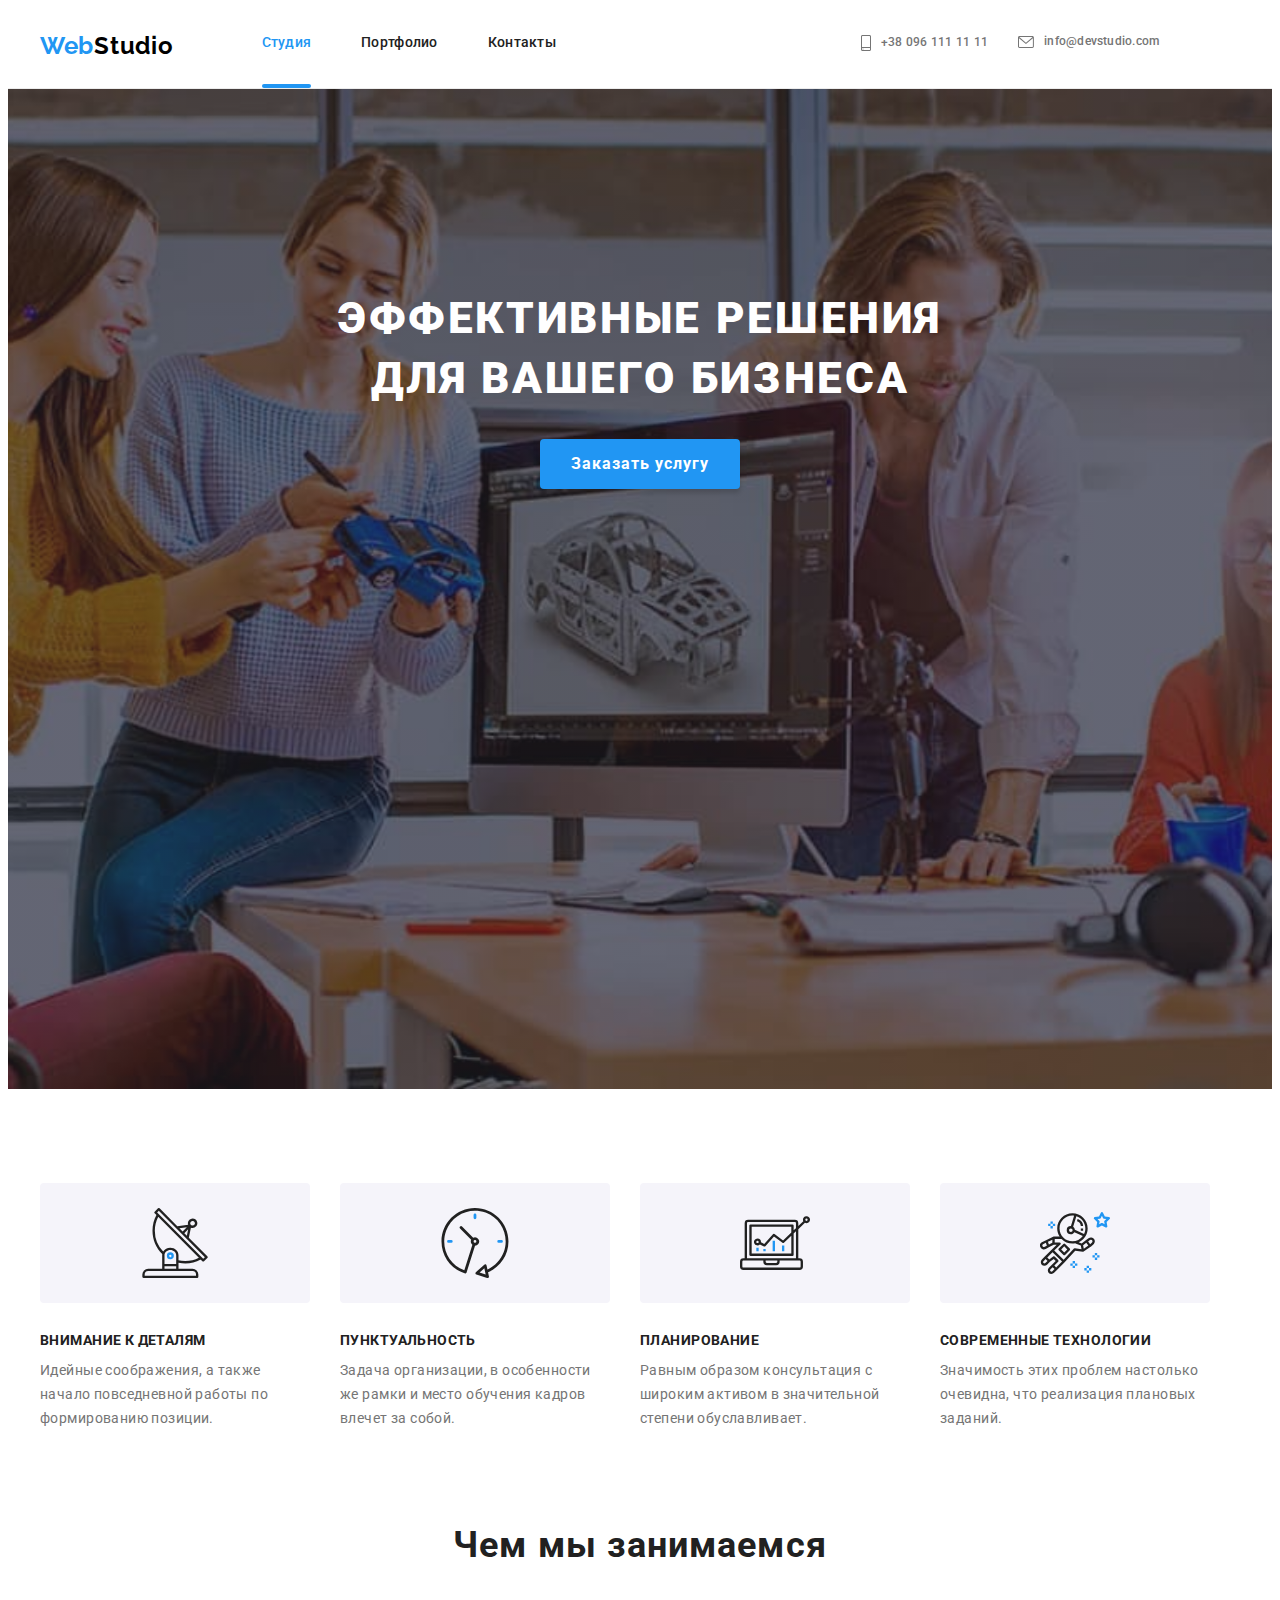
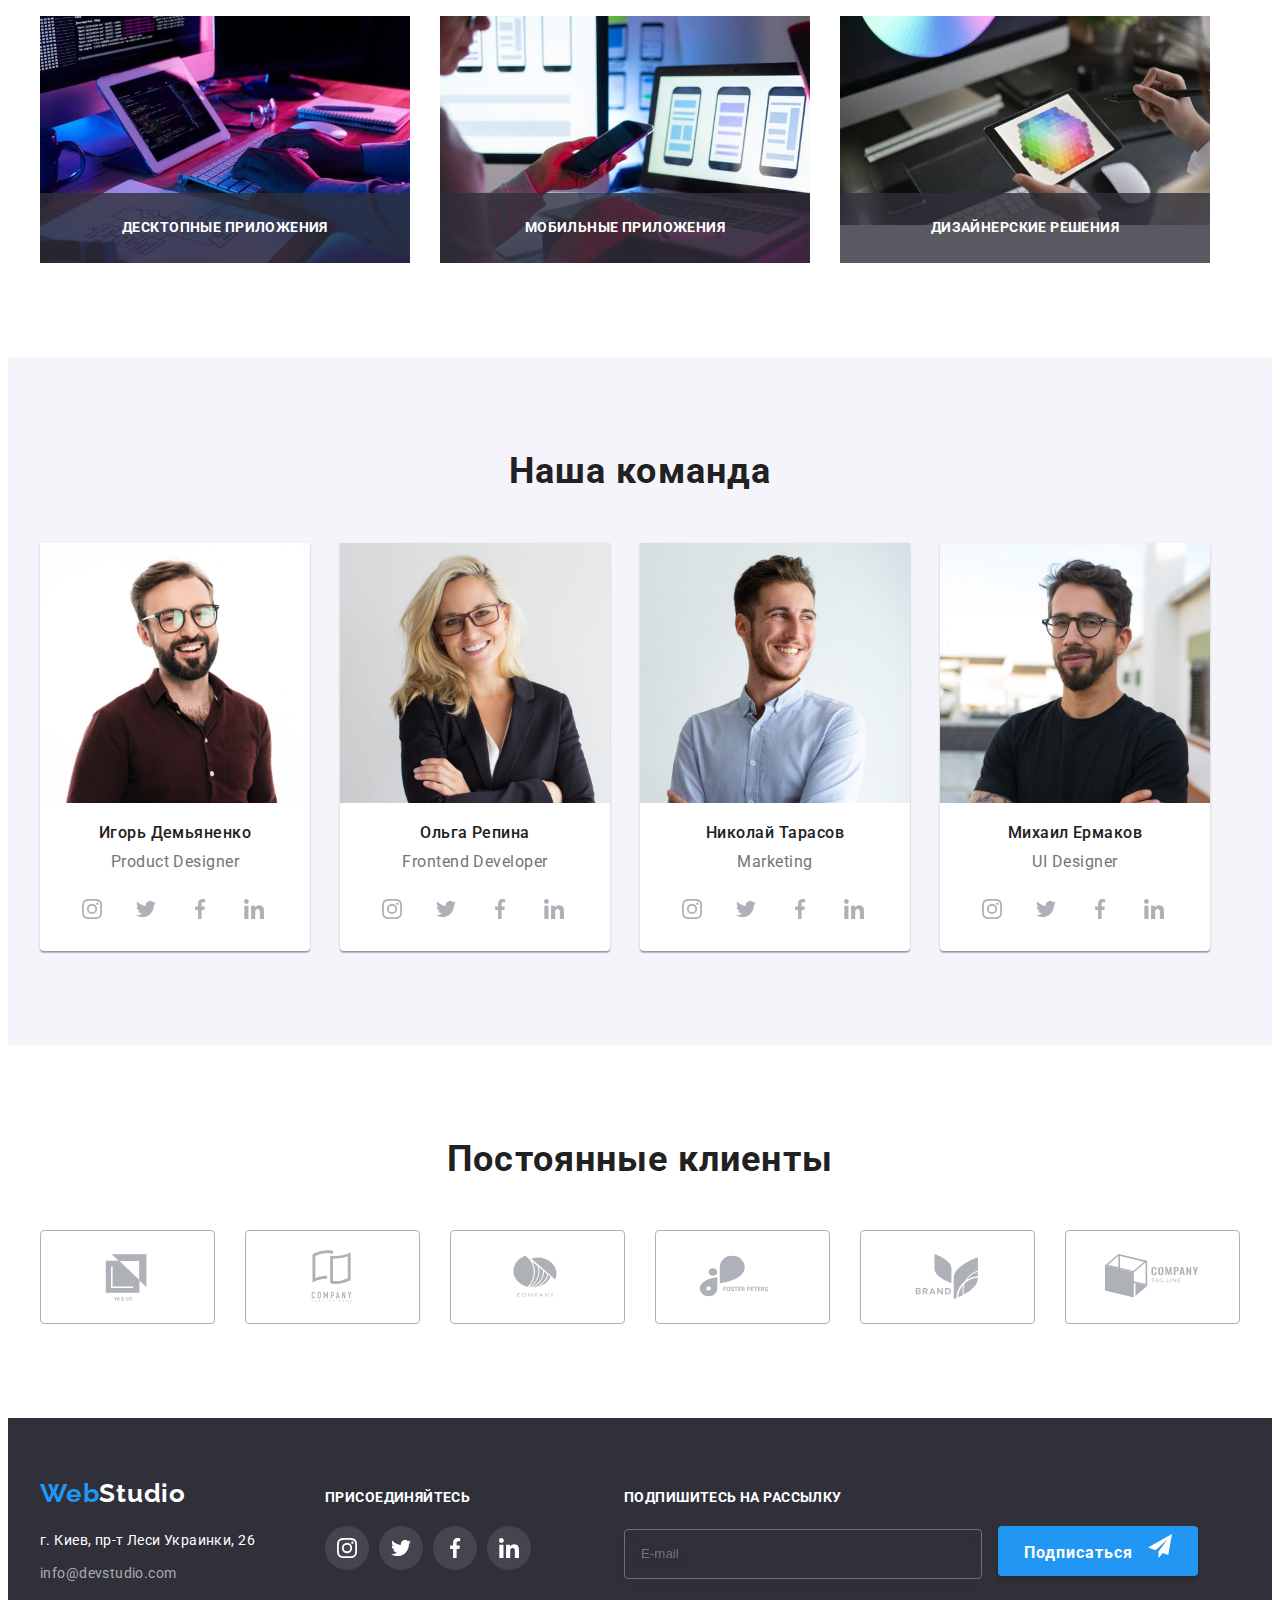
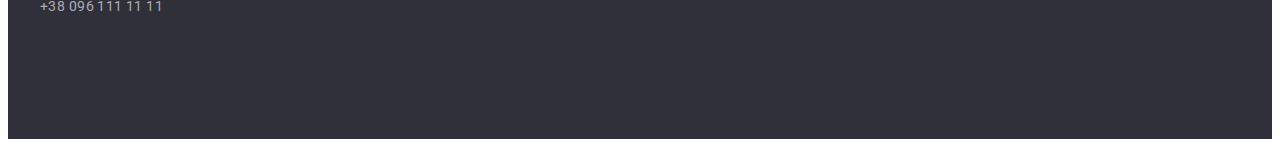
<file: index.html>
<!DOCTYPE html>
<html lang="ru">

<head>
    <meta charset="UTF-8">
    <meta http-equiv="X-UA-Compatible" content="IE=edge">
    <meta name="viewport" content="width=device-width, initial-scale=1.0">
    <title>WebStudio</title>
    <link rel="stylesheet" href="https://cdnjs.cloudflare.com/ajax/libs/modern-normalize/1.1.0/modern-normalize.min.css"
        integrity="sha512-wpPYUAdjBVSE4KJnH1VR1HeZfpl1ub8YT/NKx4PuQ5NmX2tKuGu6U/JRp5y+Y8XG2tV+wKQpNHVUX03MfMFn9Q=="
        crossorigin="anonymous" referrerpolicy="no-referrer" />
    <link rel="preconnect" href="https://fonts.gstatic.com">
    <link rel="preconnect" href="https://fonts.googleapis.com">
    <link rel="preconnect" href="https://fonts.gstatic.com" crossorigin>
    <link href="https://fonts.googleapis.com/css2?family=Raleway:wght@700&family=Roboto:wght@400;500;700;900&display=swap"
        rel="stylesheet">
    <link rel="stylesheet" href="./css/main.min.css">
</head>

<body>

    <!--Шапка сайта-->
    
    <header class="header">
        <div class="container header__container">
        <nav class="header-nav" >
            <a class="header-nav__logo head-nav__link" href="./index.html">Web<span class="header-nav__logo--dark">Studio</span></a>
            <ul class="head-nav list">
                <li class="head-nav__item">
                    <a class="head-nav__link current " href="./index.html">Студия</a>
                </li>
                <li class="head-nav__item">
                    <a class="head-nav__link" href="./portfolio.html">Портфолио</a>
                </li>
                <li class="head-nav__item">
                    <a class="head-nav__link" href="#">Контакты</a>
                </li>
            </ul>
        </nav>
        <ul class="header-contacts list">
            <li class="nav__item">
                <a class="head-nav__link tel icon-header" href="tel:+380961111111">
                    <svg class="icon-smartphone">
                        <use href="./images/symbol-defs.svg#icon-smartphone"></use>
                    </svg>
                    +38 096 111 11 11</a>
            </li>
            <li class="nav__item">
                <a class="head-nav__link icon-header" href="mailto:info@devstudio.com">
                    <svg class="icon-envelope">
                        <use href="./images/symbol-defs.svg#icon-envelope"></use>
                    </svg>
                    info@devstudio.com</a>
            </li>
            
        </ul>
        <button type="button" class="menu-open-btn" data-menu-open>
            <svg class="icon-mob-btn-open">
                <use href="./images/symbol-defs.svg#icon-mob-menu-open"></use>
            </svg>
        </button>
        </div>
       
        <div class="mob-menu is-hidden" data-menu>
            <div class="container">
                <div class="mob-container-top">
            <button type="button" class="mob-btn-modal" data-menu-close >
                <svg class="menu-close-btn">
                    <use href="./images/symbol-defs.svg#icon-close"></use>
                </svg>
            </button>
            
            <ul class="mob-menu-list list">
                <li class="mob-menu-list__item">
                    <a class="mob-menu-list__link current " href="./index.html">Студия</a>
                </li>
                <li class="mob-menu-list__item">
                    <a class="mob-menu-list__link" href="./portfolio.html">Портфолио</a>
                </li>
                <li class="mob-menu-list__item">
                    <a class="mob-menu-list__link" href="#">Контакты</a>
                </li>
            </ul>
            </div>
            <div class="mob-container-bottom">
            <ul class="mob-header-contacts list">
                <li class="mob-nav__item">
                    <a class="mob-nav__link tel" href="tel:+380961111111">
                        +38 096 111 11 11</a>
                </li>
                <li class="mob-nav__item">
                    <a class="mob-nav__link" href="mailto:info@devstudio.com">
                        info@devstudio.com</a>
                </li>
            
            </ul>
            

            </div>
            <ul class="list header-social">
                <li class="header-social__item">
                    <a class="head-nav__link" href="#">Instagram</a>
                </li>
                <li class="header-social__item">
                    <a class="head-nav__link" href="#">Twitter</a>
                </li>
                <li class="header-social__item">
                    <a class="head-nav__link" href="#">Facebook</a>
                </li>
                <li class="header-social__item">
                    <a class="head-nav__link" href="#">LinkedIn</a>
                </li>
            </ul>
            </div>
        </div>
    </header>
    
    <main>

        <!-- Герой -->

        <section class="hero overlay section">
            <div class="container">
            <h1 class="hero-title hero-container-title">Эффективные решения для вашего бизнеса</h1>
            <button class="hero-btn hero-container-btn" data-modal-open type="button">Заказать услугу</button>
                
            <div class="backdrop is-hidden" data-modal>
                <div class="modal">
                    <form class="modal-form" autocomplete="off">
                        <label class="modal-form-title">Оставьте свои данные, мы вам перезвоним</label>
                        <label class="modal-form-field">
                            <span class="modal-form-label">Имя</span>
                            <input class="modal-form-input" 
                            name="name" 
                            type="text"  
                            placeholder=" ">
                        <svg class="form-icon">
                            <use href="./images/symbol-defs.svg#icon-person"></use>
                        </svg>
                        </label>
                        
                        <label class="modal-form-field">
                            <span class="modal-form-label">Телефон</span>
                            <input class="modal-form-input" 
                            name="telephone" 
                            type="tel" 
                            placeholder=" ">
                            <svg class="form-icon">
                                <use href="./images/symbol-defs.svg#icon-phone"></use>
                            </svg>
                        </label>
                    
                        <label class="modal-form-field">
                            <span class="modal-form-label">Почта</span>
                            <input class="modal-form-input" 
                            name="email" 
                            type="email" 
                            placeholder=" ">  
                            <svg class="form-icon">
                                <use href="./images/symbol-defs.svg#icon-email"></use>
                            </svg>
                        </label>

                        <label for="comment"
                        class="modal-form-label"
                        >Комментарий</label>
                        <textarea
                        class="modal-form-textarea"
                        name="comment"
                        id="comment"
                        placeholder="Введите текст"
                        rows="8"></textarea>

                    
                        <label for="policy"
                            class="modal-form-policy">
                            <input type="checkbox" 
                            class="checkbox"
                            name="policy" 
                            id="policy"/>
                            <span class="icon-checkbox"></span>
                            Соглашаюсь с рассылкой и принимаю <a class="link-policy" href="#">Условия договора</a>
                        </label>

                    <button class="hero-btn" type="submit">Отправить</button>
                    </form>


                    <button class="btn-modal" data-modal-close>
                        <svg class="icon-close">
                        <use href="./images/symbol-defs.svg#icon-close"></use>
                    </svg>
                </button>
                </div>
            </div>
        
        
            </div>
        </section>

        <!-- Наши преимущества -->

        <section class="features section">
            <div class="container">
                <h2 class="features-title-head visually-hidden">Наши преимущества</h2>
            <ul class="list list-container">
                <li class="features-item">
                    <div class="icon-container-features">
                    <svg class="icon-antenna">
                        <use href="./images/symbol-defs.svg#icon-antenna"></use>
                    </svg>
                    </div>
                    <h3 class="features-title features-title-container">Внимание к деталям</h3>
                    <p class="features-text">Идейные соображения, а также начало повседневной работы по формированию позиции.</p>
                </li>
                <li class="features-item">
                    <div class="icon-container-features">
                        <svg class="icon-antenna">
                            <use href="./images/symbol-defs.svg#icon-clock"></use>
                        </svg>
                    </div>
                    <h3 class="features-title features-title-container">Пунктуальность</h3>
                    <p class="features-text">Задача организации, в особенности же рамки и место обучения кадров влечет за собой.</p>
                </li>
                <li class="features-item">
                    <div class="icon-container-features">
                        <svg class="icon-antenna">
                            <use href="./images/symbol-defs.svg#icon-diagram"></use>
                        </svg>
                    </div>
                    <h3 class="features-title features-title-container">Планирование</h3>
                    <p class="features-text">Равным образом консультация с широким активом в значительной степени обуславливает.</p>
                </li>
                <li class="features-item">
                    <div class="icon-container-features">
                        <svg class="icon-antenna">
                            <use href="./images/symbol-defs.svg#icon-astronaut"></use>
                        </svg>
                    </div>
                    <h3 class="features-title features-title-container">Современные технологии</h3>
                    <p class="features-text">Значимость этих проблем настолько очевидна, что реализация плановых заданий.</p>
                </li>
            </ul>
            </div>
        </section>

        <!--Примеры работ-->

        <section class="our-work section">
            <div class="container">
            <h2 class="our-work-title">Чем мы занимаемся</h2>
            <ul class="list list-container">
                <li class="our-work-list">
                    <img src="./images/desktop-applications.jpg" alt="Десктопные приложения" width="370" height="294">
                    <div class="label-our-work">
                        <p class="label">Десктопные приложения</p>
                    </div>
                </li>
                <li class="our-work-list">
                    <img src="./images/mobile-application.jpg" alt="Мобильные приложения" width="370" height="294">
                     <div class="label-our-work">
                    <p class="label">Мобильные приложения</p>
                    </div>
                </li>
                <li class="our-work-list">
                    <img src="./images/design-solutions.jpg" alt="Дизайнерские решения" width="370" height="294">
                    <div class="label-our-work">
                        <p class="label">Дизайнерские решения</p>
                    </div>
                </li>
            </ul>
            </div>
        </section>

        <!-- Our team -->

        <section class="our-team section">
            <div class="container">
            <h2 class="our-team-title">Наша команда</h2>
            <ul class="list list-container">
                <li class="our-team-item">
                    <picture>
                        <source
                         srcset="./images/product-designer.jpg  1x,
                        ./images/team-1_desk_2x.jpg  2x
                        "
                        media="(min-width: 1200px)"/>
                        <img src="./images/product-designer.jpg" alt="Фото сотрудника Игорь Демьяненко" width="270">
                    </picture>
                    <!-- <img src="./images/product-designer.jpg" alt="Фото сотрудника Игорь Демьяненко" width="270"> -->
                   <div class="team-card-text">
                    <h3 class="worker-title">Игорь Демьяненко</h3>
                    <p class="worker-text" lang="en">Product Designer</p>
                <div class="icon-container-team">
                    <ul class="list icon-social__item">
                    <li class="icon-flex">
                        <a class="icon-ref" href="#">
                            <svg class="icon-team">
                                <use href="./images/symbol-defs.svg#icon-instagram"></use>
                            </svg>
                        </a>
                    </li>
                    <li class="icon-flex">
                        <a class="icon-ref" href="#">
                            <svg class="icon-team">
                            <use href="./images/symbol-defs.svg#icon-twitter"></use>
                        </svg>
                    </a>    
                    </li>
                    <li class="icon-flex">
                        <a class="icon-ref" href="#">
                            <svg class="icon-team">
                            <use href="./images/symbol-defs.svg#icon-facebook"></use>
                            </svg>
                        </a>  
                    </li>
                    <li class="icon-flex">
                        <a class="icon-ref" href="#">
                            <svg class="icon-team">
                            <use href="./images/symbol-defs.svg#icon-linkedin"></use>
                        </svg>
                    </a>    
                    </li>
                </ul>
                </div>
                </div>
                </li>
                <li class="our-team-item">
                    <img src="./images/frontend-developer.jpg" alt="Фото сотрудника Ольга Репина" width="270">
                    <div class="team-card-text">
                    <h3 class="worker-title">Ольга Репина</h3>
                    <p class="worker-text" lang="en">Frontend Developer</p>
                    <div class="icon-container-team">
                        <ul class="list icon-social__item">
                            <li class="icon-flex">
                                <a class="icon-ref" href="#">
                                    <svg class="icon-team">
                                        <use href="./images/symbol-defs.svg#icon-instagram"></use>
                                    </svg>
                                </a>
                            </li>
                            <li class="icon-flex">
                                <a class="icon-ref" href="#">
                                    <svg class="icon-team">
                                        <use href="./images/symbol-defs.svg#icon-twitter"></use>
                                    </svg>
                                </a>
                            </li>
                            <li class="icon-flex">
                                <a class="icon-ref" href="#">
                                    <svg class="icon-team">
                                        <use href="./images/symbol-defs.svg#icon-facebook"></use>
                                    </svg>
                                </a>
                            </li>
                            <li class="icon-flex">
                                <a class="icon-ref" href="#">
                                    <svg class="icon-team">
                                        <use href="./images/symbol-defs.svg#icon-linkedin"></use>
                                    </svg>
                                </a>
                            </li>
                        </ul>
                    </div>
                    </div>
                </li>
                <li class="our-team-item">
                    <img src="./images/marketing.jpg" alt="Фото сотрудника Николай Тарасов" width="270">
                    <div class="team-card-text">
                    <h3 class="worker-title pre-title">Николай Тарасов</h3>
                    <p class="worker-text" lang="en">Marketing</p>
                    <div class="icon-container-team">
                        <ul class="list icon-social__item">
                            <li class="icon-flex">
                                <a class="icon-ref" href="#">
                                    <svg class="icon-team">
                                        <use href="./images/symbol-defs.svg#icon-instagram"></use>
                                    </svg>
                                </a>
                            </li>
                            <li class="icon-flex">
                                <a class="icon-ref" href="#">
                                    <svg class="icon-team">
                                        <use href="./images/symbol-defs.svg#icon-twitter"></use>
                                    </svg>
                                </a>
                            </li>
                            <li class="icon-flex">
                                <a class="icon-ref" href="#">
                                    <svg class="icon-team">
                                        <use href="./images/symbol-defs.svg#icon-facebook"></use>
                                    </svg>
                                </a>
                            </li>
                            <li class="icon-flex">
                                <a class="icon-ref" href="#">
                                    <svg class="icon-team">
                                        <use href="./images/symbol-defs.svg#icon-linkedin"></use>
                                    </svg>
                                </a>
                            </li>
                        </ul>
                    </div>
                    </div>
                </li>
                <li class="our-team-item">
                    <img src="./images/ui-designer.jpg" alt="Фото сотрудника Михаил Ермаков" width="270">
                    <div class="team-card-text">
                    <h3 class="worker-title">Михаил Ермаков</h3>
                    <p class="worker-text" lang="en">UI Designer</p>
                    <div class="icon-container-team">
                        <ul class="list icon-social__item">
                            <li class="icon-flex">
                                <a class="icon-ref" href="#">
                                    <svg class="icon-team">
                                        <use href="./images/symbol-defs.svg#icon-instagram"></use>
                                    </svg>
                                </a>
                            </li>
                            <li class="icon-flex">
                                <a class="icon-ref" href="#">
                                    <svg class="icon-team">
                                        <use href="./images/symbol-defs.svg#icon-twitter"></use>
                                    </svg>
                                </a>
                            </li>
                            <li class="icon-flex">
                                <a class="icon-ref" href="#">
                                    <svg class="icon-team">
                                        <use href="./images/symbol-defs.svg#icon-facebook"></use>
                                    </svg>
                                </a>
                            </li>
                            <li class="icon-flex">
                                <a class="icon-ref" href="#">
                                    <svg class="icon-team">
                                        <use href="./images/symbol-defs.svg#icon-linkedin"></use>
                                    </svg>
                                </a>
                            </li>
                        </ul>
                    </div>
                    </div>
                </li>
            </ul>
            </div>
        </section>

    <!--Постоянные клиенты-->

    <section class="section">
        <div class="container">
            <h2 class="our-work-title">Постоянные клиенты</h2>
            <div class="icon-clients-container">
            <ul class="list list-container-clients">
                <li class="list-clients">
                        <a class="clients-container" href="#">  
                            <svg class="icon-clients">
                            <use href="./images/symbol-defs.svg#icon-yaco"></use>
                        </svg>
                    </a>
                </li>
                <li class="list-clients">
                    <a class="clients-container" href="#">
                        <svg class="icon-clients">
                            <use href="./images/symbol-defs.svg#icon-tagline"></use>
                        </svg>
                    </a>  
                </li>
                <li class="list-clients">
                    <a class="clients-container" href="#">
                    <svg class="icon-clients">
                        <use href="./images/symbol-defs.svg#icon-company"></use>
                    </svg>
                    </a>
                </li>
                <li class="list-clients">
                    <a class="clients-container" href="#">
                    <svg class="icon-clients">
                        <use href="./images/symbol-defs.svg#icon-foster"></use>
                    </svg>
                    </a>
                </li>
                <li class="list-clients">
                    <a class="clients-container" href="#">
                    <svg class="icon-clients">
                        <use href="./images/symbol-defs.svg#icon-brand"></use>
                    </svg>
                    </a>
                </li>
                <li class="list-clients">
                    <a class="clients-container" href="#">
                    <svg class="icon-clients">
                        <use href="./images/symbol-defs.svg#icon-company-tagline"></use>
                    </svg>
                    </a>
                </li>
            </ul>
            </div>
        </div>
    </section>
    </main>

    <!--Футер-->

    <footer class="footer">
        <div class="container logo__container">
            <div class="footer-address">
                <a class=" head-nav__link footer-address__logo" href="./index.html">Web<span class="footer-address__logo--light">Studio</span></a>
                <address class="address">
                    <p class="footer-addres">г. Киев, пр-т Леси Украинки, 26</p>
                    <ul class="footer-contacts list">
                <li class="footer-contacts__item">
                    <a class="head-nav__link" href="mailto:info@devstudio.com">info@devstudio.com</a>
                </li>
                <li>
                    <a class="head-nav__link" href="tel:+380961111111">+38 096 111 11 11</a>
                </li>
                 </ul>
                </address>
            </div>   
            <div class="footer-icon">
            <strong class="footer-icon__attachment">Присоединяйтесь</strong>
                    <ul class="list icon-social">
                        <li class="icon-social__item">
                            <a class="icon-social__ref" href="#">
                                <svg class="icon-social__image">
                                    <use href="./images/symbol-defs.svg#icon-footer-instagram"></use>
                                </svg>
                            </a>
                        </li>
                        <li class="icon-social__item">
                            <a class="icon-social__ref" href="#">
                                <svg class="icon-social__image">
                                    <use href="./images/symbol-defs.svg#icon-footer-twitter"></use>
                                </svg>
                            </a>
                        </li>
                        <li class="icon-social__item">
                            <a class="icon-social__ref" href="#">
                                <svg class="icon-social__image">
                                    <use href="./images/symbol-defs.svg#icon-footer-facebook"></use>
                                </svg>
                            </a>
                        </li>
                        <li class="icon-social__item">
                            <a class="icon-social__ref" href="#">
                                <svg class="icon-social__image">
                                    <use href="./images/symbol-defs.svg#icon-footer-linkedin"></use>
                                </svg>
                            </a>
                        </li>
                    </ul>
            </div>
            <div class="footer-input-container">
                <strong class="footer-icon__attachment">Подпишитесь на рассылку</strong>
                <form class="footer-form">
                    <label>
                        <input 
                        class="footer-input" 
                        name="email"
                        type="email"
                        placeholder="E-mail">
                    </label>
                    <button
                    class="footer-form-btn"
                    type="submit"
                    >Подписаться
                <svg class="icon-send">
                    <use href="./images/symbol-defs.svg#icon-send"></use>
                </svg>
            </button>
                </form>
            </div>
        </div>
    </footer>
    
    <script src="./js/modal.js"></script>
    <script src="./js/menu.js"></script>

</body>
</html>
</file>
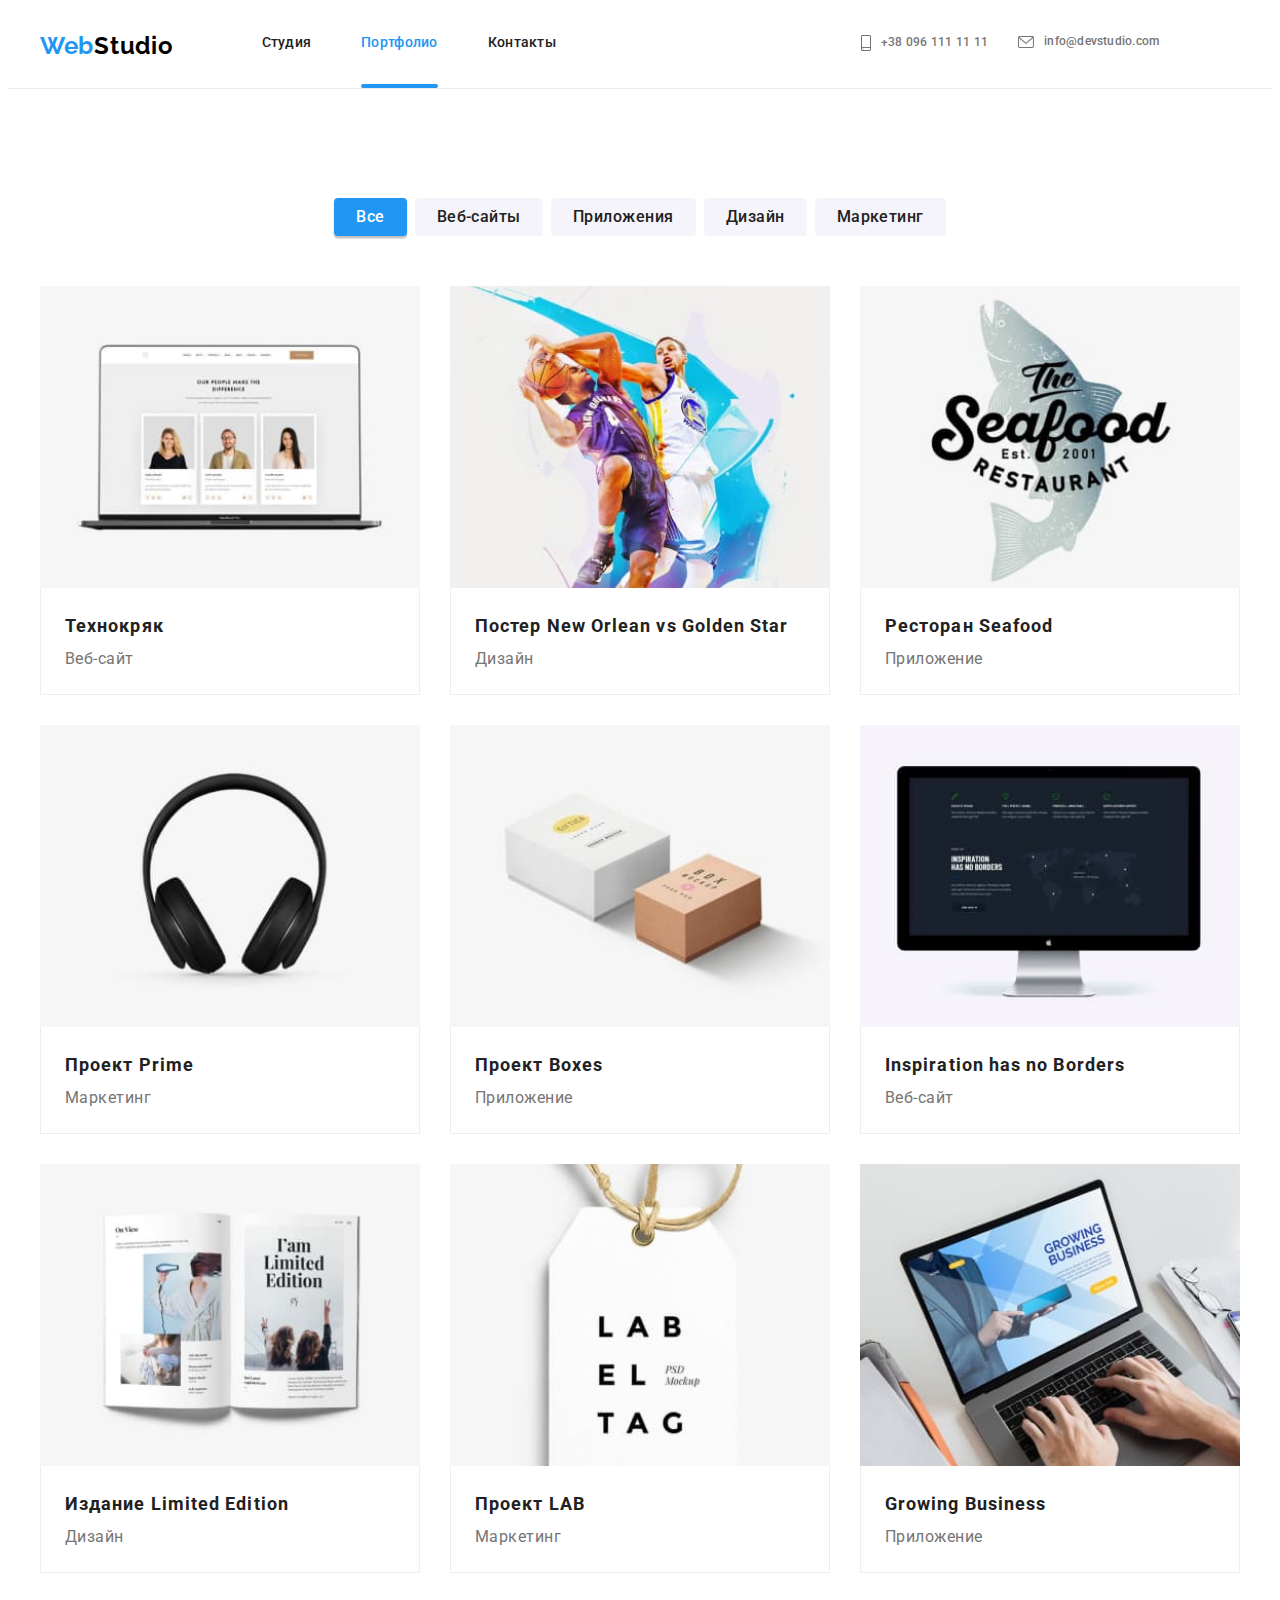
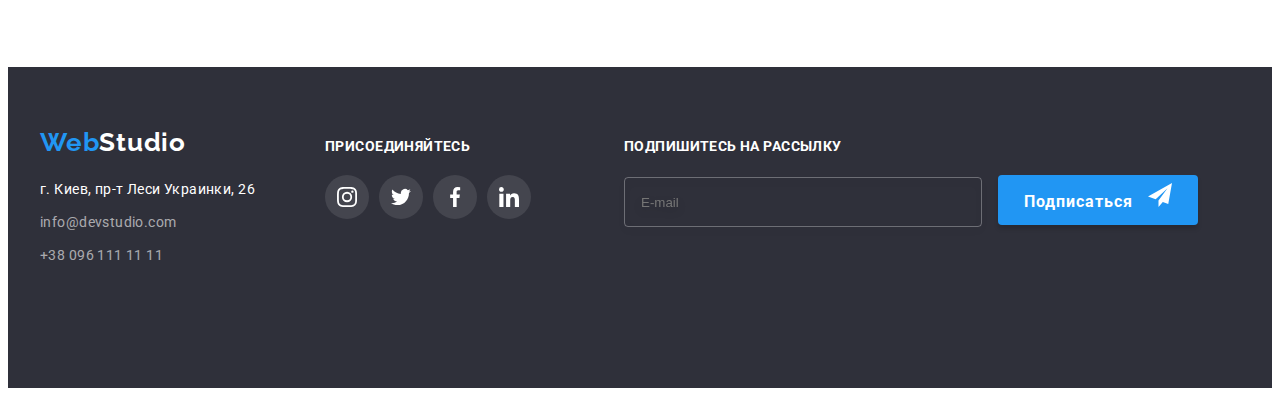
<file: portfolio.html>
<!DOCTYPE html>
<html lang="ru">
<head>
    <meta charset="UTF-8">
    <meta http-equiv="X-UA-Compatible" content="IE=edge">
    <meta name="viewport" content="width=device-width, initial-scale=1.0">
    <title>Портфолио</title>
    <link rel="stylesheet" href="https://cdnjs.cloudflare.com/ajax/libs/modern-normalize/1.1.0/modern-normalize.min.css"
        integrity="sha512-wpPYUAdjBVSE4KJnH1VR1HeZfpl1ub8YT/NKx4PuQ5NmX2tKuGu6U/JRp5y+Y8XG2tV+wKQpNHVUX03MfMFn9Q=="
        crossorigin="anonymous" referrerpolicy="no-referrer" />
    <link rel="preconnect" href="https://fonts.gstatic.com">
    <link rel="preconnect" href="https://fonts.googleapis.com">
    <link rel="preconnect" href="https://fonts.gstatic.com" crossorigin>
    <link href="https://fonts.googleapis.com/css2?family=Raleway:wght@700&family=Roboto:wght@400;500;700;900&display=swap"
        rel="stylesheet">
    <link rel="stylesheet" href="./css/main.min.css">
    <!-- <link rel="stylesheet" href="./css/styles.css"> -->
    
</head>
<body>

    <!--Шапка сайта-->

    <header class="header">
        <div class="container header__container">
            <nav class="header-nav">
                <a class="header-nav__logo head-nav__link" href="./index.html">Web<span
                        class="header-nav__logo--dark">Studio</span></a>
                <ul class="head-nav list">
                    <li class="head-nav__item">
                        <a class="head-nav__link" href="./index.html">Студия</a>
                    </li>
                    <li class="head-nav__item ">
                        <a class="head-nav__link current" href="./portfolio.html">Портфолио</a>
                    </li>
                    <li class="head-nav__item">
                        <a class="head-nav__link" href="#">Контакты</a>
                    </li>
                </ul>
            </nav>
            <ul class="header-contacts list">
                <li class="nav__item">
                    <a class="head-nav__link tel icon-header" href="tel:+380961111111">
                        <svg class="icon-smartphone">
                            <use href="./images/symbol-defs.svg#icon-smartphone"></use>
                        </svg>
                        +38 096 111 11 11</a>
                </li>
                <li class="nav__item">
                    <a class="head-nav__link icon-header" href="mailto:info@devstudio.com">
                        <svg class="icon-envelope">
                            <use href="./images/symbol-defs.svg#icon-envelope"></use>
                        </svg>
                        info@devstudio.com</a>
                </li>
    
            </ul>
            <button type="button" class="menu-open-btn" data-menu-open>
                <svg class="icon-mob-btn-open">
                    <use href="./images/symbol-defs.svg#icon-mob-menu-open"></use>
                </svg>
            </button>
        </div>
    
        <div class="mob-menu is-hidden" data-menu>
            <div class="container">
                <div class="mob-container-top">
                    <button type="button" class="mob-btn-modal" data-menu-close>
                        <svg class="menu-close-btn">
                            <use href="./images/symbol-defs.svg#icon-close"></use>
                        </svg>
                    </button>
    
                    <ul class="mob-menu-list list">
                        <li class="mob-menu-list__item">
                            <a class="mob-menu-list__link " href="./index.html">Студия</a>
                        </li>
                        <li class="mob-menu-list__item">
                            <a class="mob-menu-list__link current" href="./portfolio.html">Портфолио</a>
                        </li>
                        <li class="mob-menu-list__item">
                            <a class="mob-menu-list__link" href="#">Контакты</a>
                        </li>
                    </ul>
                </div>
                <div class="mob-container-bottom">
                    <ul class="mob-header-contacts list">
                        <li class="mob-nav__item">
                            <a class="mob-nav__link tel" href="tel:+380961111111">
                                +38 096 111 11 11</a>
                        </li>
                        <li class="mob-nav__item">
                            <a class="mob-nav__link" href="mailto:info@devstudio.com">
                                info@devstudio.com</a>
                        </li>
    
                    </ul>
    
    
                </div>
                <ul class="list header-social">
                    <li class="header-social__item">
                        <a class="head-nav__link" href="#">Instagram</a>
                    </li>
                    <li class="header-social__item">
                        <a class="head-nav__link" href="#">Twitter</a>
                    </li>
                    <li class="header-social__item">
                        <a class="head-nav__link" href="#">Facebook</a>
                    </li>
                    <li class="header-social__item">
                        <a class="head-nav__link" href="#">LinkedIn</a>
                    </li>
                </ul>
            </div>
        </div>
    </header>

    <!--Main-->

    <main>

    <!--Gallery-->

        <section class="section">
            <div class="container ">
            <h1 class="works-example visually-hidden">Примеры работ</h1>

            <!--Filter-->
    <ul class="list-btn list list-btn-container">
        <li class="filter-item">
            <button class="btn active-btn" type="button">Все</button>
        </li>
        <li class="filter-item">
            <button class="btn" type="button">Веб-сайты</button>
        </li>
        <li class="filter-item">
            <button class="btn" type="button">Приложения</button>
        </li>
        <li class="filter-item">
            <button class="btn" type="button">Дизайн</button>
        </li>
        <li class="filter-item">
            <button class="btn" type="button">Маркетинг</button>
        </li>
    </ul>
        
            <!--Example-->
            <ul class="list example-list-container">
             
                <li class="example-item">
                    <a class="head-nav__link link-example-item" href="#">
                    <img src="./images/laptop.jpg" alt="Технокряк"
                    width="370">
                    <div class="overlay-gallery">
                        <p class="text-overlay-gallery">Технокряк это современная площадка распространения коронавируса. Компании используют эту платформу для цифрового
                        шпионажа и атак на защищённые сервера конкурентов.</p>
                    </div>
                    <div class="border">
                        <h2 class="example-title">Технокряк</h2>
                        <p class="example-text">Веб-сайт</p>
                    </div>
                </a>
                </li>
                
                <li class="example-item">
                    <a class="head-nav__link link-example-item" href="#">
                    <img src="./images/poster.jpg" alt="Постер New Orlean vs Golden Star" 
                    width="370">
                    <div class="overlay-gallery">
                        <p class="text-overlay-gallery">Lorem ipsum dolor sit amet consectetur, adipisicing elit. Cupiditate voluptates et nisi similique a vel, blanditiis labore nihil rem ipsa pariatur. Unde et quibusdam pariatur ipsum aspernatur ratione ea at.</p>
                    </div>
                    <div class="border">
                    <h2 class="example-title">Постер <span lang="en">New Orlean vs Golden Star</span></h2>
                    <p class="example-text">Дизайн</p>
                    </div>
                    </a>
                </li>

                
                <li class="example-item">
                    <a class="head-nav__link link-example-item" href="#">
                    <img src="./images/restaurant.jpg" alt="Ресторан Seafood" 
                    width="370">
                    <div class="overlay-gallery">
                        <p class="text-overlay-gallery">Lorem ipsum dolor sit, amet consectetur adipisicing elit. Cumque sapiente animi alias. Praesentium, rem, eveniet nostrum et nesciunt repudiandae possimus corrupti, alias vel pariatur maiores ducimus. At quidem quibusdam ut!</p>
                    </div>
                    <div class="border">
                    <h2 class="example-title">Ресторан <span lang="en">Seafood</span></h2>
                    <p class="example-text">Приложение</p>
                    </div>
                    </a>
                </li>

                <li class="example-item">
                    <a class="head-nav__link link-example-item" href="#">
                    <img src="./images/headphones.jpg" alt="Проект Prime" 
                    width="370">
                    <div class="overlay-gallery">
                        <p class="text-overlay-gallery">Lorem ipsum dolor sit amet consectetur adipisicing elit. Consectetur quas laboriosam dolorem error! Quaerat vero possimus ducimus maiores, natus at molestiae magni rerum! Sit suscipit ea illo expedita corporis? Optio!</p>
                    </div>
                    <div class="border">
                    <h2 class="example-title">Проект <span lang="en">Prime</span></h2>
                    <p class="example-text">Маркетинг</p>
                    </div>
                    </a>
                </li>

                <li class="example-item">
                    <a class="head-nav__link link-example-item" href="#">
                    <img src="./images/boxes.jpg" alt="Проект Boxes" 
                    width="370">
                    <div class="overlay-gallery">
                        <p class="text-overlay-gallery">Lorem ipsum, dolor sit amet consectetur adipisicing elit. Qui commodi quisquam suscipit aliquid exercitationem, nihil architecto earum quam dolorum minima eos sed, ipsam alias quas in similique labore. Ea, soluta.</p>
                    </div>
                    <div class="border">
                    <h2 class="example-title">Проект <span lang="en">Boxes</span></h2>
                    <p class="example-text">Приложение</p>
                    </div>
                    </a>
                </li>

                <li class="example-item">
                    <a class="head-nav__link link-example-item" href="#">
                    <img src="./images/monitor.jpg" alt="Inspiration has no Borders" 
                    width="370">
                    <div class="overlay-gallery">
                        <p class="text-overlay-gallery">Lorem ipsum dolor sit, amet consectetur adipisicing elit. Aperiam, eius exercitationem iure modi repudiandae nam dolor in adipisci eveniet porro vel, optio neque hic tempora soluta odit magni quidem saepe.</p>
                    </div>
                    <div class="border">
                    <h2 class="example-title" lang="en">Inspiration has no Borders</h2>
                    <p class="example-text">Веб-сайт</p>
                    </div>
                    </a>
                </li>

                <li class="example-item">
                    <a class="head-nav__link link-example-item" href="#">
                    <img src="./images/book.jpg" alt="Издание Limited Edition" 
                    width="370">
                    <div class="overlay-gallery">
                        <p class="text-overlay-gallery">Lorem, ipsum dolor sit amet consectetur adipisicing elit. Iusto expedita voluptatum dolor, pariatur reprehenderit maiores eligendi inventore quas molestiae minus dolore totam a laboriosam atque eius asperiores accusantium nisi delectus.</p>
                    </div>
                    <div class="border">
                    <h2 class="example-title">Издание <span lang="en">Limited Edition</span></h2>
                    <p class="example-text">Дизайн</p>
                    </div>
                    </a>
                </li>

                <li class="example-item">
                    <a class="head-nav__link link-example-item" href="#">
                    <img src="./images/label.jpg" alt="Проект LAB" 
                    width="370">
                    <div class="overlay-gallery">
                        <p class="text-overlay-gallery">Lorem, ipsum dolor sit amet consectetur adipisicing elit. Ducimus saepe obcaecati eligendi nobis voluptatem cumque sit molestiae dolorem! Quis cum ex voluptate. Rem asperiores blanditiis maxime amet numquam id iste.</p>
                    </div>
                    <div class="border">
                    <h2 class="example-title">Проект <span lang="en">LAB</span></h2>
                    <p class="example-text">Маркетинг</p>
                    </div>
                    </a>
                </li>

                <li class="example-item">
                    <a class="head-nav__link link-example-item" href="#">
                    <img src="./images/laptop-business.jpg" alt="Growing Business" 
                    width="370">
                    <div class="overlay-gallery">
                        <p class="text-overlay-gallery">Lorem ipsum dolor sit amet consectetur adipisicing elit. Nesciunt impedit quae iusto in veniam aspernatur aliquid fugit tempora, tempore sunt quia modi unde saepe suscipit voluptate dignissimos animi alias error.</p>
                    </div>
                    <div class="border">
                    <h2 class="example-title" lang="en">Growing Business</h2>
                    <p class="example-text">Приложение</p>
                    </div>
                    </a>
                </li>
            </ul>
            </div>
        </section>
    </main>
   
<!--Футер-->

<footer class="footer">
    <div class="container logo__container">
        <div class="footer-address">
            <a class=" head-nav__link footer-address__logo" href="./index.html">Web<span
                    class="footer-address__logo--light">Studio</span></a>
            <address class="address">
                <p class="footer-addres">г. Киев, пр-т Леси Украинки, 26</p>
                <ul class="footer-contacts list">
                    <li class="footer-contacts__item">
                        <a class="head-nav__link" href="mailto:info@devstudio.com">info@devstudio.com</a>
                    </li>
                    <li>
                        <a class="head-nav__link" href="tel:+380961111111">+38 096 111 11 11</a>
                    </li>
                </ul>
            </address>
        </div>
        <div class="footer-icon">
            <strong class="footer-icon__attachment">Присоединяйтесь</strong>
            <ul class="list icon-social">
                <li class="icon-social__item">
                    <a class="icon-social__ref" href="#">
                        <svg class="icon-social__image">
                            <use href="./images/symbol-defs.svg#icon-footer-instagram"></use>
                        </svg>
                    </a>
                </li>
                <li class="icon-social__item">
                    <a class="icon-social__ref" href="#">
                        <svg class="icon-social__image">
                            <use href="./images/symbol-defs.svg#icon-footer-twitter"></use>
                        </svg>
                    </a>
                </li>
                <li class="icon-social__item">
                    <a class="icon-social__ref" href="#">
                        <svg class="icon-social__image">
                            <use href="./images/symbol-defs.svg#icon-footer-facebook"></use>
                        </svg>
                    </a>
                </li>
                <li class="icon-social__item">
                    <a class="icon-social__ref" href="#">
                        <svg class="icon-social__image">
                            <use href="./images/symbol-defs.svg#icon-footer-linkedin"></use>
                        </svg>
                    </a>
                </li>
            </ul>
        </div>
        <div class="footer-input-container">
            <strong class="footer-icon__attachment">Подпишитесь на рассылку</strong>
            <form class="footer-form">
                <label>
                    <input class="footer-input" name="email" type="email" placeholder="E-mail">
                </label>
                <button class="footer-form-btn" type="submit">Подписаться
                    <svg class="icon-send">
                        <use href="./images/symbol-defs.svg#icon-send"></use>
                    </svg>
                </button>
            </form>
        </div>
    </div>
</footer>

<script src="./js/menu.js"></script>
</body>
</html>
</file>
<file: css/styles.css>
/*---------------logo---------------*/

/*---------------site-nav---------------*/

/*---------------header-contacts---------------*/

/*---------------hero---------------*/

/*---------------features---------------*/

/*---------------our-work---------------*/

/*---------------our-team---------------*/

/*---------------clients---------------*/

/*---------------footer---------------*/

/*---------------portfolio-btn---------------*/

/*---------------portfolio-example---------------*/
</file>
<file: css/main.min.css>
:root{--primary-text-color: #212121;--secondary-text-color: #757575;--third-text-color: rgba(255, 255, 255, 0.6);--accent-color: #2196f3;--primary-white-color: #ffffff;--logo-color-dark: #000000}p,h1,h2,h3,h4,h5,h6{margin:0}ul{margin:0;padding:0}img{display:block;width:100%;max-width:100%;height:auto}.btn-modal,.modal-form-policy,.icon-container-features,.label-our-work,.icon-container-team,.icon-social,.icon-ref,.icon-social__item,.icon-team,.clients-container,.icon-social__ref{display:flex;align-items:center;justify-content:center}body{font-family:Roboto, Raleway, sans-serif;color:var(--primary-text-color);background-color:var(--primary-white-color)}.head-nav__link{text-decoration:none;display:block;position:relative}.list{list-style:none}.visually-hidden{position:absolute;white-space:nowrap;width:1px;height:1px;overflow:hidden;border:0;padding:0;clip:rect(0 0 0 0);clip-path:inset(50%);margin:-1px}.container{width:100%;padding-left:15px;padding-right:15px;margin:0 auto}@media screen and (min-width: 480px){.container{width:480px}}@media screen and (min-width: 768px){.container{width:768px}}@media screen and (min-width: 1200px){.container{width:1200px}}.section{padding-top:60px;padding-bottom:60px}@media screen and (min-width: 1200px){.section{padding-top:94px;padding-bottom:94px}}.header-nav__logo--dark{color:var(--logo-color-dark)}.footer-address__logo--light{color:var(--primary-white-color)}.header-nav__logo{font-family:Raleway, sans-serif;color:var(--accent-color);font-weight:bold;font-size:26px;line-height:1.19;letter-spacing:0.03em;margin-right:93px;padding-top:24px;padding-bottom:25px}@media screen and (min-width: 768px){.header-nav__logo{font-size:24px;line-height:1.16;margin-right:88px;padding-top:21px;padding-bottom:25px}}.hero-container-btn{display:block;margin:0 auto}.hero-btn{display:block;margin:0 auto;font-family:Roboto, sans-serif;color:var(--primary-white-color);background-color:var(--accent-color);border:none;cursor:pointer;display:block;font-weight:700;font-size:16px;line-height:1.87;letter-spacing:.06em;align-items:center;text-align:center;border-radius:4px;width:200px;height:50px;box-shadow:0px 4px 4px rgba(0,0,0,0.15)}.overlay{max-width:1600px;height:600px;margin-left:auto;margin-right:auto;background-color:#c4c4c4;background-repeat:no-repeat;background-position:center;background-size:cover;background-image:linear-gradient(to right, rgba(47,48,58,0.4), rgba(47,48,58,0.4)),url("../images/hero_mob_1x.jpg")}@media (min-device-pixel-ratio: 2), (min-resolution: 192dpi), (min-resolution: 2dppx){.overlay{background-image:linear-gradient(to right, rgba(47,48,58,0.4), rgba(47,48,58,0.4)),url("../images/hero_mob_2x.jpg")}}@media screen and (min-width: 768px){.overlay{background-image:linear-gradient(to right, rgba(47,48,58,0.4), rgba(47,48,58,0.4)),url("../images/hero_tab_1x.jpg")}}@media screen and (min-width: 768px) and (min-device-pixel-ratio: 2), screen and (min-width: 768px) and (min-resolution: 192dpi), screen and (min-width: 768px) and (min-resolution: 2dppx){.overlay{background-image:linear-gradient(to right, rgba(47,48,58,0.4), rgba(47,48,58,0.4)),url("../images/hero_tab_2x.jpg")}}@media screen and (min-width: 1200px){.overlay{background-image:linear-gradient(to right, rgba(47,48,58,0.4), rgba(47,48,58,0.4)),url("../images/hero_desk_1x.jpg")}}@media screen and (min-width: 1200px) and (min-device-pixel-ratio: 2), screen and (min-width: 1200px) and (min-resolution: 192dpi), screen and (min-width: 1200px) and (min-resolution: 2dppx){.overlay{background-image:linear-gradient(to right, rgba(47,48,58,0.4), rgba(47,48,58,0.4)),url("../images/hero_desk_2x.jpg")}}.backdrop{position:fixed;top:0;left:0;width:100%;height:100%;z-index:1;background-color:rgba(0,0,0,0.2);opacity:1;visibility:visible;transition:opacity 250ms cubic-bezier(0.4, 0, 0.2, 1),visibility 250ms cubic-bezier(0.4, 0, 0.2, 1)}.backdrop.is-hidden{visibility:hidden;opacity:0;pointer-events:none}.modal{position:absolute;top:50%;left:50%;width:450px;height:581px;background-color:var(--primary-white-color);transform:translate(-50%, -50%);box-shadow:0px 1px 3px rgba(0,0,0,0.12),0px 1px 1px rgba(0,0,0,0.14),0px 2px 1px rgba(0,0,0,0.2);border-radius:4px}@media screen and (min-width: 320px) and (max-width: 480px){.modal{width:90vw;overflow-y:scroll}}@media screen and (min-width: 1200px){.modal{width:521px}}.icon-close{width:11px;height:11px}.btn-modal{position:absolute;width:30px;height:30px;top:8px;right:8px;justify-content:center;border-radius:50%;border:1px solid rgba(0,0,0,0.1);background-color:var(--primary-white-color);cursor:pointer}.btn-modal:hover,.btn-modal:focus{fill:var(--accent-color)}.modal-form{display:block;padding:40px}.modal-form-field{position:relative;display:block;margin-bottom:10px}.modal-form-field:focus-within>.form-icon{fill:var(--accent-color)}.modal-form-label{font-family:Roboto;font-weight:normal;font-size:12px;line-height:1.17;letter-spacing:0.01em;color:#757575}.modal-form-input{height:40px;width:100%;padding:11px;padding-left:42px;border:1px solid rgba(33,33,33,0.2);box-sizing:border-box;border-radius:4px}.modal-form-input:focus{outline:1px solid var(--accent-color)}.modal-form-input:not(:placeholder-shown)+.modal-form-label{transform:translateY(-40px)}.form-icon{position:absolute;top:50%;left:20px;width:18px;height:18px}.modal-form-textarea{height:120px;width:100%;border:1px solid rgba(33,33,33,0.2);box-sizing:border-box;border-radius:4px}.modal-form-textarea[placeholder]{padding:12px 16px;margin-bottom:20px;font-family:Roboto;font-weight:400;font-size:14px;line-height:1.17;letter-spacing:0.01em;color:rgba(117,117,117,0.5)}.modal-form-textarea:focus{outline:1px solid var(--accent-color)}.modal-form-policy{justify-content:center;margin-bottom:30px;font-family:Roboto;font-style:normal;font-weight:400;font-size:12px;line-height:1.16;letter-spacing:.03em;color:var(--secondary-text-color)}@media screen and (max-width: 480px){.modal-form-policy{margin-bottom:10px;font-size:10px}}@media screen and (min-width: 1200px){.modal-form-policy{font-size:14px;line-height:1.71}}.modal-form-policy:focus-within .icon-checkbox{border:2px solid var(--accent-color)}.modal-form-policy:hover .icon-checkbox{border:2px solid var(--accent-color)}.link-policy{color:var(--accent-color);text-decoration-line:underline}.checkbox{position:absolute;white-space:nowrap;width:1px;height:1px;overflow:hidden;border:0;padding:0;clip:rect(0 0 0 0);clip-path:inset(50%);margin:-1px}.checkbox:checked+.icon-checkbox{border-color:var(--accent-color);background-color:var(--accent-color);background-image:url(../images/icon-check.svg);background-size:contain;background-origin:border-box}.icon-checkbox{display:inline-block;margin-right:8px;width:16px;height:15px;border-radius:2px;border:2px solid var(--primary-text-color)}.modal-form-title{display:block;margin-bottom:12px;font-family:Roboto;font-weight:bold;font-size:20px;line-height:1.15;text-align:center;letter-spacing:0.03em;color:var(--primary-text-color)}textarea{resize:none}.list-btn-container{display:flex;flex-wrap:wrap;margin-bottom:50px;justify-content:flex-start}@media screen and (min-width: 768px){.list-btn-container{justify-content:center}}.list-btn .filter-item:not(:last-child){margin-right:8px}.filter-item{margin-top:15px}.btn{display:inline-flex;font-family:Roboto, sans-serif;background-color:#f5f4fa;color:var(--primary-text-color);cursor:pointer;border:none;font-weight:500;font-size:16px;line-height:1.62;text-align:center;letter-spacing:0.03em;border-radius:4px;padding:6px 22px;transition:background-color 250ms cubic-bezier(0.4, 0, 0.2, 1),color 250ms cubic-bezier(0.4, 0, 0.2, 1),box-shadow 250ms cubic-bezier(0.4, 0, 0.2, 1)}.btn:hover,.btn:focus{color:var(--primary-white-color);background-color:var(--accent-color);box-shadow:0px 3px 1px rgba(0,0,0,0.1),0px 1px 2px rgba(0,0,0,0.08),0px 2px 2px rgba(0,0,0,0.12)}.btn.active-btn{color:var(--primary-white-color);background-color:var(--accent-color);box-shadow:0px 3px 1px rgba(0,0,0,0.1),0px 1px 2px rgba(0,0,0,0.08),0px 2px 2px rgba(0,0,0,0.12)}.header{border-bottom:1px solid #ececec;display:flex;flex-direction:column;justify-content:space-between}@media screen and (min-width: 768px){.header-nav{display:flex;align-items:center;margin-right:84px}}@media screen and (min-width: 1200px){.header-nav{margin-right:305px}}.header__container{display:flex;align-items:center}@media screen and (min-width: 768px){.header__container{display:flex;align-items:center}}@media screen and (min-width: 768px){.head-nav{display:flex}}.head-nav .head-nav__item:not(:last-child){margin-bottom:32px}@media screen and (min-width: 768px){.head-nav .head-nav__item:not(:last-child){margin-right:50px;margin-bottom:0px}}.head-nav .head-nav__link{color:var(--primary-text-color);font-weight:500;font-size:40px;line-height:1.17;letter-spacing:.02em;transition:color 250ms cubic-bezier(0.4, 0, 0.2, 1)}@media screen and (min-width: 768px){.head-nav .head-nav__link{font-size:14px;line-height:1.14;padding-top:27px;padding-bottom:37px}}.head-nav .head-nav__link:hover,.head-nav .head-nav__link:focus{color:var(--accent-color)}@media screen and (min-width: 768px){.head-nav__link.current::after{content:" ";display:block;width:100%;height:4px;background-color:var(--accent-color);border-radius:4px;border:none;position:absolute;left:0;bottom:0}}.head-nav__link.current{color:var(--accent-color)}@media screen and (min-width: 320px) and (max-width: 768px){.head-nav{display:none}}.menu-open-btn{width:40px;height:40px;margin-left:auto;cursor:pointer;border:none;background-color:#fff}.menu-open-btn:hover,.menu-open-btn:focus{fill:var(--accent-color)}@media screen and (min-width: 768px){.menu-open-btn{display:none}}.menu-form-icon{fill:currentColor;width:10px;height:16px;margin-right:10px;transition:fill 250ms cubic-bezier(0.4, 0, 0.2, 1)}.mob-menu{position:fixed;background-color:#fff;top:0;left:0;width:100vw;height:100vh;z-index:1;padding-top:21px;padding-bottom:21px;transition:left 1500ms cubic-bezier(0.4, 0, 0.2, 1),visibility 1500ms cubic-bezier(0.4, 0, 0.2, 1)}.mob-menu .container{height:100%;display:flex;flex-direction:column;justify-content:space-between}.menu-close-btn{width:19px;height:19px}.mob-btn-modal{position:relative;display:block;margin-left:auto;width:40px;height:40px;cursor:pointer;border:none;background-color:#fff}.mob-btn-modal:hover,.mob-btn-modal:focus{fill:var(--accent-color)}.mob-menu-list__link{text-decoration:none;display:block;position:relative;color:var(--primary-text-color);font-weight:500;font-size:40px;line-height:1.17;letter-spacing:.02em}.mob-menu-list__link:hover,.mob-menu-list__link:focus{color:var(--accent-color)}.mob-nav__link{text-decoration:none;display:block;position:relative;color:var(--secondary-text-color);font-weight:500;font-size:24px;line-height:1.17;letter-spacing:.02em}.mob-nav__link:hover,.mob-nav__link:focus{color:var(--accent-color)}.mob-menu-list .mob-menu-list__item:not(:last-child){margin-bottom:32px}.mob-header-contacts .mob-nav__item:not(:last-child){margin-bottom:32px}@media screen and (min-width: 320px) and (max-width: 768px){.mob-header-contacts .tel{font-weight:500;font-size:33px;line-height:1.17;letter-spacing:.02em}}.mob-menu.is-hidden{left:100%}.icon-mob-btn-open{width:24px;height:16px}.icon-envelope{fill:currentColor;width:16px;height:12px;margin-right:10px;transition:fill 250ms cubic-bezier(0.4, 0, 0.2, 1)}@media screen and (max-width: 767px){.icon-envelope{display:none}}.icon-smartphone{fill:currentColor;width:10px;height:16px;margin-right:10px;transition:fill 250ms cubic-bezier(0.4, 0, 0.2, 1)}@media screen and (max-width: 767px){.icon-smartphone{display:none}}.icon-header{display:flex}.header-social{display:flex;flex-wrap:wrap}.header-contacts .nav__item:not(:last-child){margin-bottom:32px}@media screen and (min-width: 768px){.header-contacts .nav__item:not(:last-child){margin-bottom:10px}}@media screen and (min-width: 1200px){.header-contacts .nav__item:not(:last-child){margin-right:30px}}@media screen and (min-width: 1200px){.header-contacts{display:flex}}.header-contacts .head-nav__link{color:var(--secondary-text-color);font-weight:500;font-size:24px;line-height:1.16;letter-spacing:.02em;align-items:center;transition:color 250ms cubic-bezier(0.4, 0, 0.2, 1)}@media screen and (min-width: 768px){.header-contacts .head-nav__link{font-size:12px}}.header-contacts .head-nav__link:hover,.header-contacts .head-nav__link:focus{color:var(--accent-color)}@media screen and (min-width: 320px) and (max-width: 480px){.header-contacts .tel{font-weight:500;font-size:24px;line-height:1.17;letter-spacing:.02em}}@media screen and (min-width: 480px) and (max-width: 768px){.header-contacts .tel{font-weight:500;font-size:40px;line-height:1.17;letter-spacing:.02em}}.header-social .head-nav__link{color:var(--accent-color);font-weight:500;font-size:17px;line-height:1.22;letter-spacing:.02em}.header-social .header-social__item:not(:last-child){margin-right:10px;padding-right:10px;border-right:1px solid rgba(33,33,33,0.2)}@media screen and (min-width: 320px) and (max-width: 768px){.header-contacts{display:none}}.hero{padding-bottom:200px;padding-top:200px}.hero-title{color:var(--primary-white-color);font-weight:900;font-size:26px;line-height:1.61;letter-spacing:.06em;text-align:center;text-transform:uppercase}@media screen and (min-width: 481px) and (max-width: 768px){.hero-title{width:360px}}@media screen and (min-width: 768px){.hero-title{width:360px}}@media screen and (min-width: 1200px){.hero-title{width:696px;font-size:44px;line-height:1.36}}.hero-container-title{margin-left:auto;margin-right:auto;margin-bottom:30px}.icon-container-features{justify-content:center;height:120px;background:#f5f4fa;border-radius:4px;margin-bottom:30px}.icon-antenna{content:"";width:70px;height:70px}.list-container{margin-bottom:-30px}@media screen and (min-width: 768px){.list-container{width:768px;display:flex;flex-wrap:wrap;margin-right:-30px}}@media screen and (min-width: 1200px){.list-container{width:1200px;display:flex;flex-wrap:wrap;margin-right:-30px}}.features-item{margin-bottom:30px}@media screen and (min-width: 768px){.features-item{width:768px;flex-basis:calc(100% / 2 - 30px);margin-right:30px}}@media screen and (min-width: 1200px){.features-item{width:1200px;flex-basis:calc(100% / 4 - 30px);margin-right:30px}}.features-title-container{margin-bottom:10px}.features-title{color:var(--primary-text-color);font-weight:700;font-size:14px;line-height:1.14;letter-spacing:.03em;text-transform:uppercase}.features-text{color:var(--secondary-text-color);font-weight:400;font-size:14px;line-height:1.71;letter-spacing:.03em}.our-work{padding-top:0px}@media screen and (min-width: 320px) and (max-width: 1199px){.our-work{display:none}}.our-work-list{flex-basis:calc(100% / 3 - 30px);margin-right:30px;margin-bottom:30px;position:relative}.our-work-title,.our-team-title{color:var(--primary-text-color);font-weight:700;font-size:28px;line-height:1.18;letter-spacing:.03em;text-align:center;margin-bottom:50px}@media screen and (min-width: 1200px){.our-work-title,.our-team-title{font-size:36px;line-height:1.16}}.label-our-work{content:"";width:100%;height:70px;background-color:rgba(47,48,58,0.8);position:absolute;left:0;bottom:0;justify-content:center}.label{display:block;font-family:Roboto;font-weight:700;font-size:14px;line-height:1.14;letter-spacing:.03em;text-transform:uppercase;color:var(--primary-white-color)}.icon-container-team{width:206px;height:44px;margin-top:16px}.icon-ref{width:44px;height:44px;justify-content:center;border-radius:50%;transition:background-color 250ms cubic-bezier(0.4, 0, 0.2, 1)}.icon-ref:hover,.icon-ref:focus{border-radius:50%;fill:var(--accent-color);background-color:var(--accent-color)}.icon-social__item .icon-flex:not(:last-child){margin-right:10px}.icon-team{width:20px;height:20px;fill:#afb1b8;transition:fill 250ms cubic-bezier(0.4, 0, 0.2, 1)}.icon-ref:focus .icon-team{fill:var(--primary-white-color)}.icon-ref:hover .icon-team{fill:var(--primary-white-color)}.icon-social .icon-social__item:not(:last-child){margin-right:10px}.our-team{background-color:#f5f4fa}.our-team-item{margin-bottom:30px;background:#ffffff;box-shadow:0px 1px 3px rgba(0,0,0,0.12),0px 1px 1px rgba(0,0,0,0.14),0px 2px 1px rgba(0,0,0,0.2);border-radius:0px 0px 4px 4px}@media screen and (min-width: 768px){.our-team-item{flex-basis:calc(100% / 2 - 30px);margin-right:30px}}@media screen and (min-width: 1200px){.our-team-item{flex-basis:calc(100% / 4 - 30px);margin-right:30px}}.team-card-text{padding:20px 30px;text-align:center}.worker-title{color:var(--primary-text-color);font-weight:500;font-size:16px;line-height:1.19;letter-spacing:.03em;text-align:center;margin-bottom:10px}.worker-text{color:var(--secondary-text-color);font-weight:400;font-size:16px;line-height:1.19;letter-spacing:.03em;text-align:center}.icon-clients{width:106px;height:60px;fill:#afb1b8;transition:fill 250ms cubic-bezier(0.4, 0, 0.2, 1)}.clients-container:hover .icon-clients{fill:var(--accent-color)}.clients-container:focus .icon-clients{fill:var(--accent-color)}.list-container .list-clients:not(:last-child){margin-right:30px;margin-bottom:30px}.list-container-clients{margin-bottom:-30px}@media screen and (max-width: 480px){.list-container-clients{display:flex;flex-wrap:wrap;margin-left:-30px}}@media screen and (min-width: 481px) and (max-width: 768px){.list-container-clients{display:flex;flex-wrap:wrap;margin-left:-30px}}@media screen and (min-width: 768px){.list-container-clients{display:flex;flex-wrap:wrap;margin-left:-30px}}.list-clients{margin-bottom:30px}@media screen and (max-width: 480px){.list-clients{width:calc(100% / 2 - 30px);margin-left:30px}}@media screen and (min-width: 481px) and (max-width: 768px){.list-clients{width:calc(100% / 2 - 30px);margin-left:30px}}@media screen and (min-width: 768px){.list-clients{width:calc(100% / 3 - 30px);margin-left:30px}}@media screen and (min-width: 1200px){.list-clients{width:calc(100% / 6 - 30px)}}.clients-container{height:92px;justify-content:center;border:#afb1b8 solid 1px;border-radius:4px;transition:border 250ms cubic-bezier(0.4, 0, 0.2, 1)}.clients-container:hover,.clients-container:focus{border-color:var(--accent-color)}.overlay-gallery{position:absolute;top:0;left:0;width:100%;height:100%;background-color:rgba(33,150,243,0.9);transform:translateY(101%);transition:transform 250ms cubic-bezier(0.4, 0, 0.2, 1)}.link-example-item:focus .overlay-gallery{transform:translateY(0%)}.link-example-item:hover .overlay-gallery{transform:translateY(0%)}.link-example-item{height:100%;display:flex;flex-direction:column;position:relative;overflow:hidden;transition:box-shadow 250ms cubic-bezier(0.4, 0, 0.2, 1)}.link-example-item:hover,.link-example-item:focus{box-shadow:0px 1px 1px rgba(0,0,0,0.12),0px 4px 4px rgba(0,0,0,0.06),1px 4px 6px rgba(0,0,0,0.16)}.text-overlay-gallery{display:block;top:0;left:0;font-family:Roboto;font-style:normal;font-weight:normal;font-size:18px;line-height:1.56;text-align:left;padding:63px 24px;letter-spacing:0.03em;color:var(--primary-white-color)}.example-list-container{margin-bottom:-30px}@media screen and (min-width: 768px){.example-list-container{display:flex;flex-wrap:wrap;margin-left:-30px}}.example-item{margin-bottom:30px}@media screen and (min-width: 768px){.example-item{width:calc(100% / 2 - 30px);margin-left:30px}}@media screen and (min-width: 1200px){.example-item{width:calc(100% / 3 - 30px)}}.border{background:#ffffff;box-sizing:border-box;border-left:1px solid #eeeeee;border-bottom:1px solid #eeeeee;border-right:1px solid #eeeeee;padding:20px 24px;flex-grow:1;position:relative}.example-title{color:var(--primary-text-color);font-weight:bold;font-size:18px;line-height:2;letter-spacing:0.06em}.example-text{color:var(--secondary-text-color);font-size:16px;line-height:1.88;letter-spacing:0.03em}.icon-social__ref{width:44px;height:44px;justify-content:center;background-color:rgba(255,255,255,0.1);border-radius:50%;transition:background-color 250ms cubic-bezier(0.4, 0, 0.2, 1)}.icon-social__ref:hover,.icon-social__ref:focus{background-color:var(--accent-color)}.icon-social__image{width:20px;height:20px;fill:var(--primary-white-color)}.footer-icon__attachment{display:block;margin-bottom:20px;margin-top:60px;font-weight:700;font-size:14px;line-height:1.14;letter-spacing:0.03em;text-transform:uppercase;text-align:center;color:var(--primary-white-color)}@media screen and (min-width: 1200px){.footer-icon__attachment{text-align:initial}}@media screen and (min-width: 768px){.footer-icon__attachment{margin-top:0px}}.logo__container .logo{padding-top:0px;padding-bottom:0px;margin-bottom:20px}@media screen and (min-width: 768px){.logo__container{display:flex;flex-wrap:wrap}}@media screen and (min-width: 1200px){.logo__container{display:flex;align-items:baseline;flex-wrap:nowrap}}.footer-contacts__item{margin-bottom:9px}.footer-icon{text-align:center;margin-bottom:60px}@media screen and (min-width: 1200px){.footer-icon{margin-right:93px;margin-bottom:0px}}.footer-input{box-sizing:border-box;height:50px;color:var(--primary-white-color);border:1px solid rgba(255,255,255,0.3);filter:drop-shadow(0px 4px 4px rgba(0,0,0,0.15));border-radius:4px;background-color:inherit;padding-left:16px;margin-bottom:20px}@media screen and (min-width: 320px){.footer-input{width:100%}}@media screen and (min-width: 480px){.footer-input{width:100%}}@media screen and (min-width: 768px){.footer-input{width:450px}}@media screen and (min-width: 1200px){.footer-input{width:358px;margin-right:12px}}@media screen and (min-width: 768px){.footer-input-container{margin-left:166px}}@media screen and (min-width: 1200px){.footer-input-container{margin-left:0px}}.footer-form-btn{width:200px;height:50px;background:#2196f3;box-shadow:0px 4px 4px rgba(0,0,0,0.15);border-radius:4px;border:none;cursor:pointer;font-family:Roboto;font-weight:bold;font-size:16px;line-height:1.87;align-items:center;text-align:center;letter-spacing:0.06em;color:var(--primary-white-color)}@media screen and (min-width: 320px){.footer-form-btn{display:block;margin:0 auto}}@media screen and (min-width: 480px){.footer-form-btn{display:block;margin:0 auto}}@media screen and (min-width: 768px){.footer-form-btn{display:block;margin:0 auto}}@media screen and (min-width: 1200px){.footer-form-btn{display:inline-block}}.icon-send{width:24px;height:24px;margin-left:10px}.footer-address__logo{font-family:Raleway, sans-serif;color:var(--accent-color);font-weight:bold;font-size:26px;line-height:1.19;letter-spacing:0.03em;margin-bottom:20px;text-align:center}@media screen and (min-width: 1200px){.footer-address__logo{text-align:initial}}.footer{background-color:#2f303a;padding-top:60px;padding-bottom:60px}.address{font-style:inherit;text-align:center}@media screen and (min-width: 1200px){.address{text-align:initial}}@media screen and (min-width: 768px){.address{margin-bottom:60px}}.footer-addres{color:var(--primary-white-color);font-size:14px;line-height:1.71;letter-spacing:0.03em;margin-bottom:9px}@media screen and (min-width: 768px){.footer-address{margin-left:76px;margin-right:165px}}@media screen and (min-width: 1200px){.footer-address{margin-left:0px;margin-right:70px}}.footer-contacts .head-nav__link{color:var(--third-text-color);font-weight:400;font-size:14px;line-height:1.71;letter-spacing:.03em;transition:color 250ms cubic-bezier(0.4, 0, 0.2, 1)}.footer-contacts .head-nav__link:hover,.footer-contacts .head-nav__link:focus{color:var(--accent-color)}
/*# sourceMappingURL=main.min.css.map */
</file>
